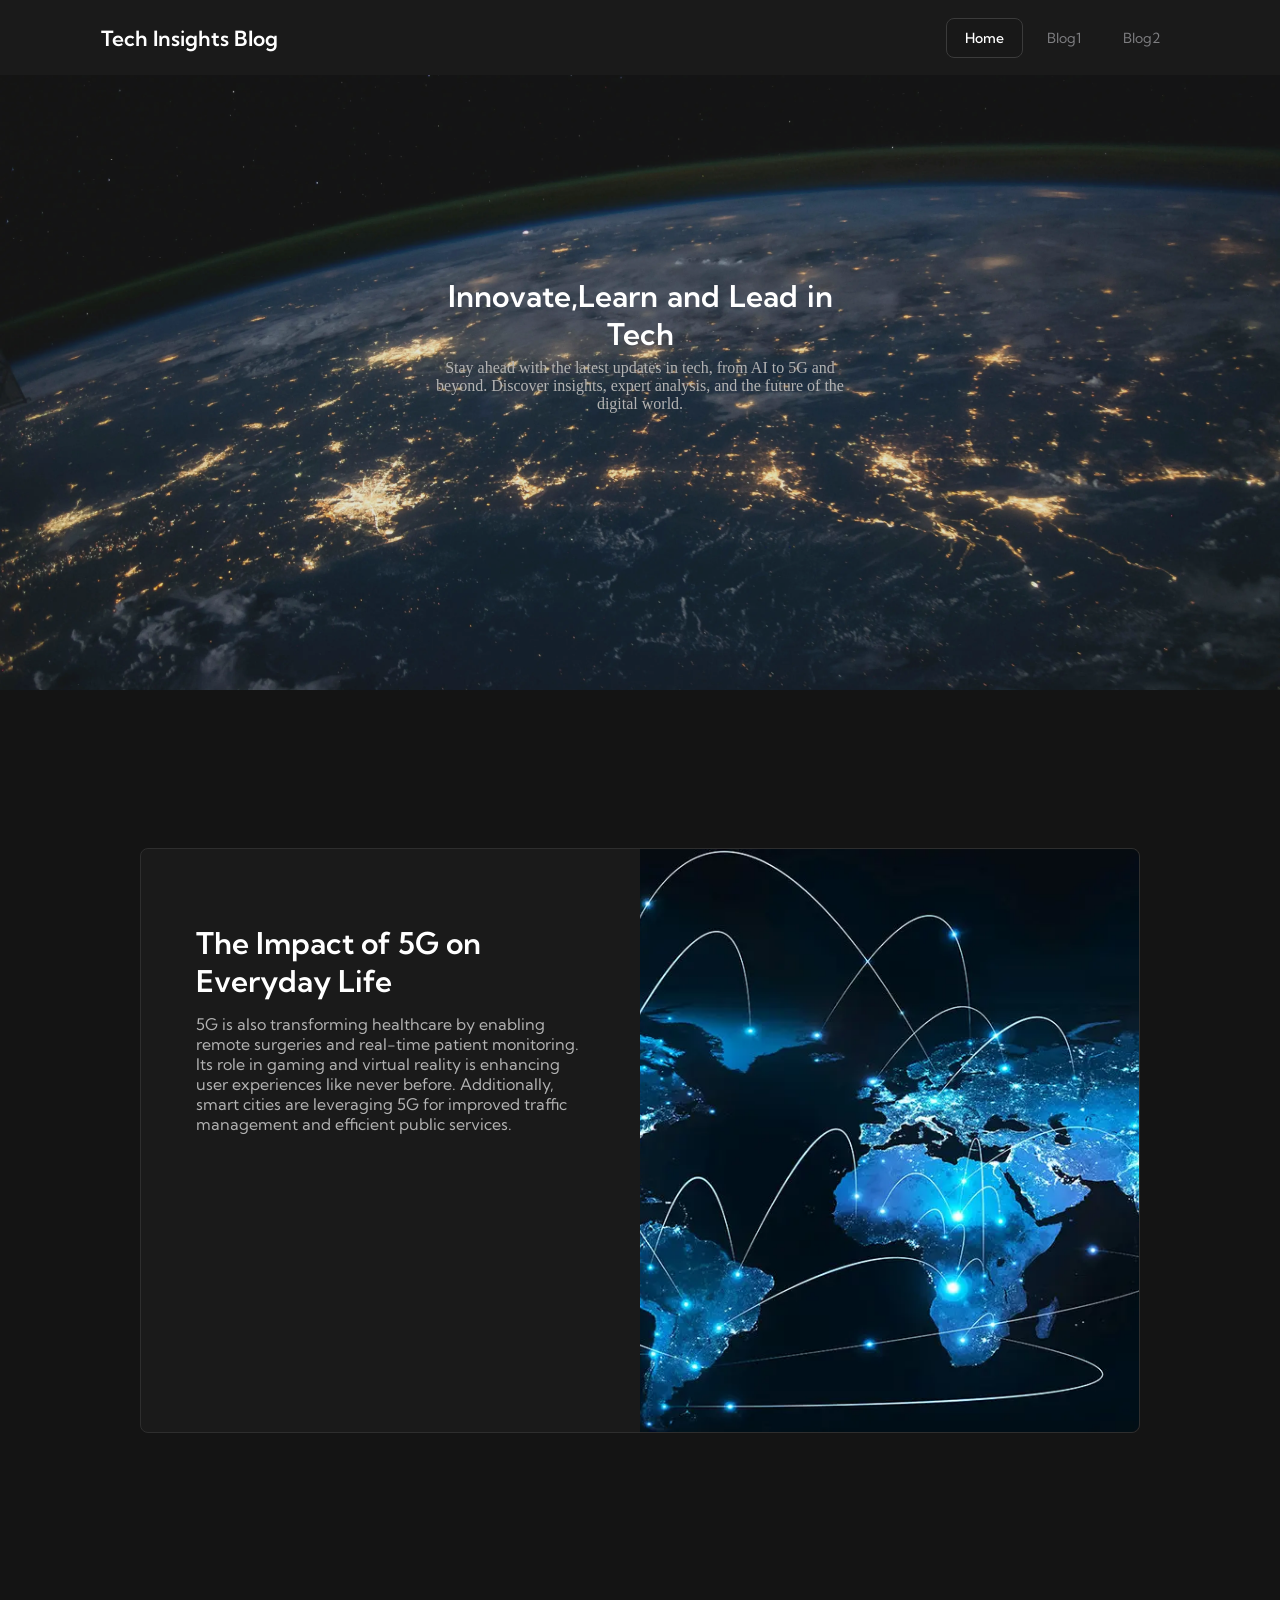
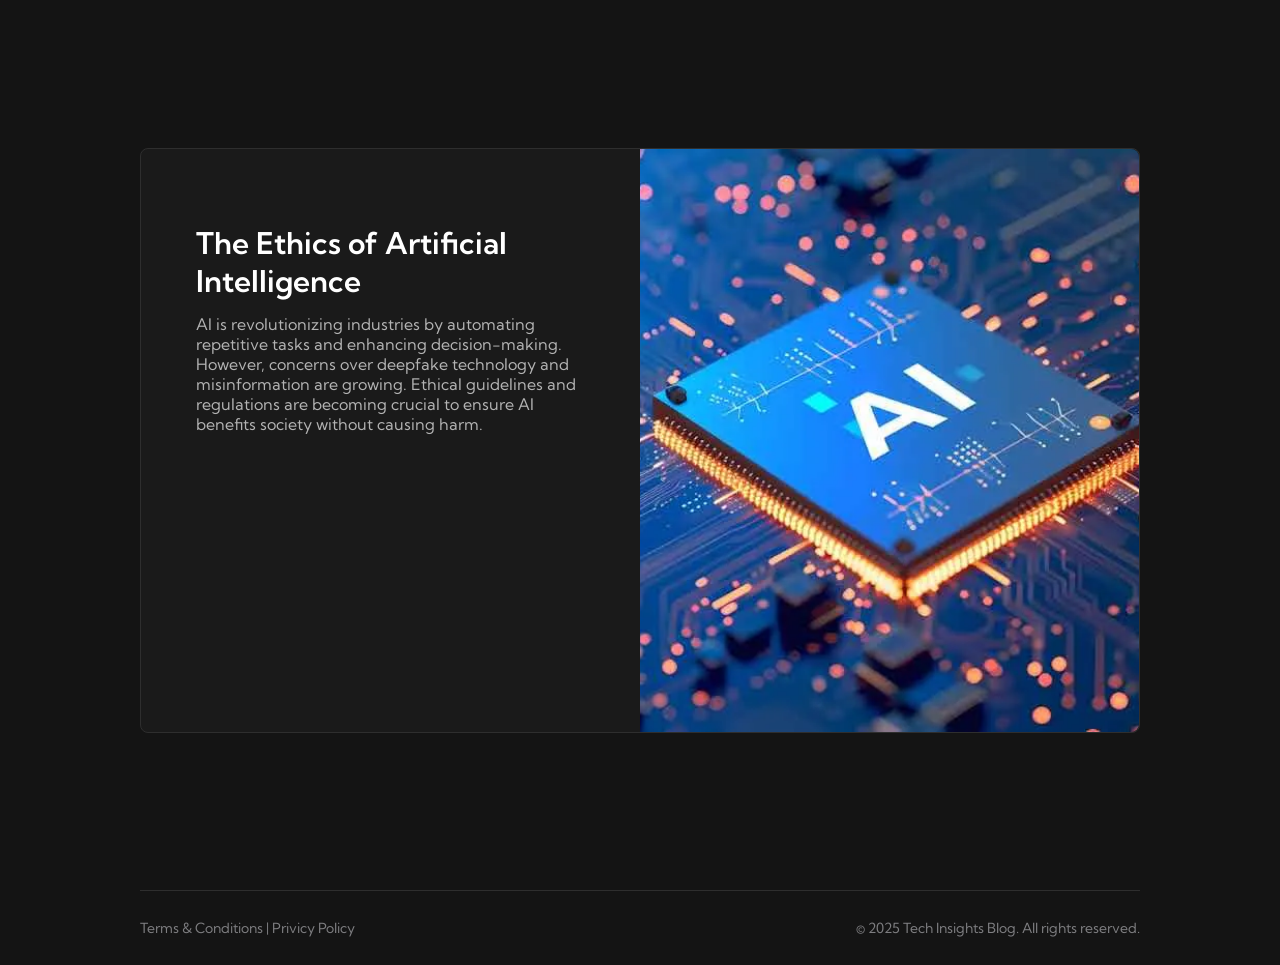
<file: html-css-projects/blog-website/index.html>
<!DOCTYPE html>
<html lang="en">
  <head>
    <meta charset="UTF-8" />
    <meta name="viewport" content="width=device-width, initial-scale=1.0" />
    <link rel="stylesheet" href="style.css" />
    <title>Tech Insights Blog</title>
  </head>
  <body>
    <!-- header -->
    <header>
      <div class="header-content">
        <h1>Tech Insights Blog</h1>
        <nav>
          <a href="#" id="home">Home</a>
          <a href="#" id="blog1">Blog1</a>
          <a href="#" id="blog2">Blog2</a>
        </nav>
      </div>
    </header>
    <!-- section-hero -->
    <section id="hero">
      <div class="hero-mask"></div>
      <div class="hero-content">
        <h1>Innovate,Learn and Lead in Tech</h1>
        <p>
          Stay ahead with the latest updates in tech, from AI to 5G and beyond.
          Discover insights, expert analysis, and the future of the digital
          world.
        </p>
      </div>
    </section>
    <!-- section-5G -->
    <section id="section-5G">
      <div class="section-5G-content">
        <div class="right-box">
          <h2>The Impact of 5G on Everyday Life</h2>
          <p>
            5G is also transforming healthcare by enabling remote surgeries and
            real-time patient monitoring. Its role in gaming and virtual reality
            is enhancing user experiences like never before. Additionally, smart
            cities are leveraging 5G for improved traffic management and
            efficient public services.
          </p>
        </div>
        <div class="left-box">
          <img
            src="Network-image.webp"
            alt="Network-image"
          />
        </div>
      </div>
    </section>
    <!-- section-AI -->
    <section id="section-AI">
      <div class="section-AI-content">
        <div class="right-box">
          <h2>The Ethics of Artificial Intelligence</h2>
          <p>
            AI is revolutionizing industries by automating repetitive tasks and
            enhancing decision-making. However, concerns over deepfake
            technology and misinformation are growing. Ethical guidelines and
            regulations are becoming crucial to ensure AI benefits society
            without causing harm.
          </p>
        </div>
        <div class="left-box">
          <img src="AI-image.webp" alt="">
        </div>
      </div>
    </section>
    <!-- footer -->
    <footer>
      <p class="left">Terms & Conditions | Privicy Policy</p>
      <p class="right">© 2025 Tech Insights Blog. All rights reserved.</p>
    </footer>
  </body>
</html>
</file>
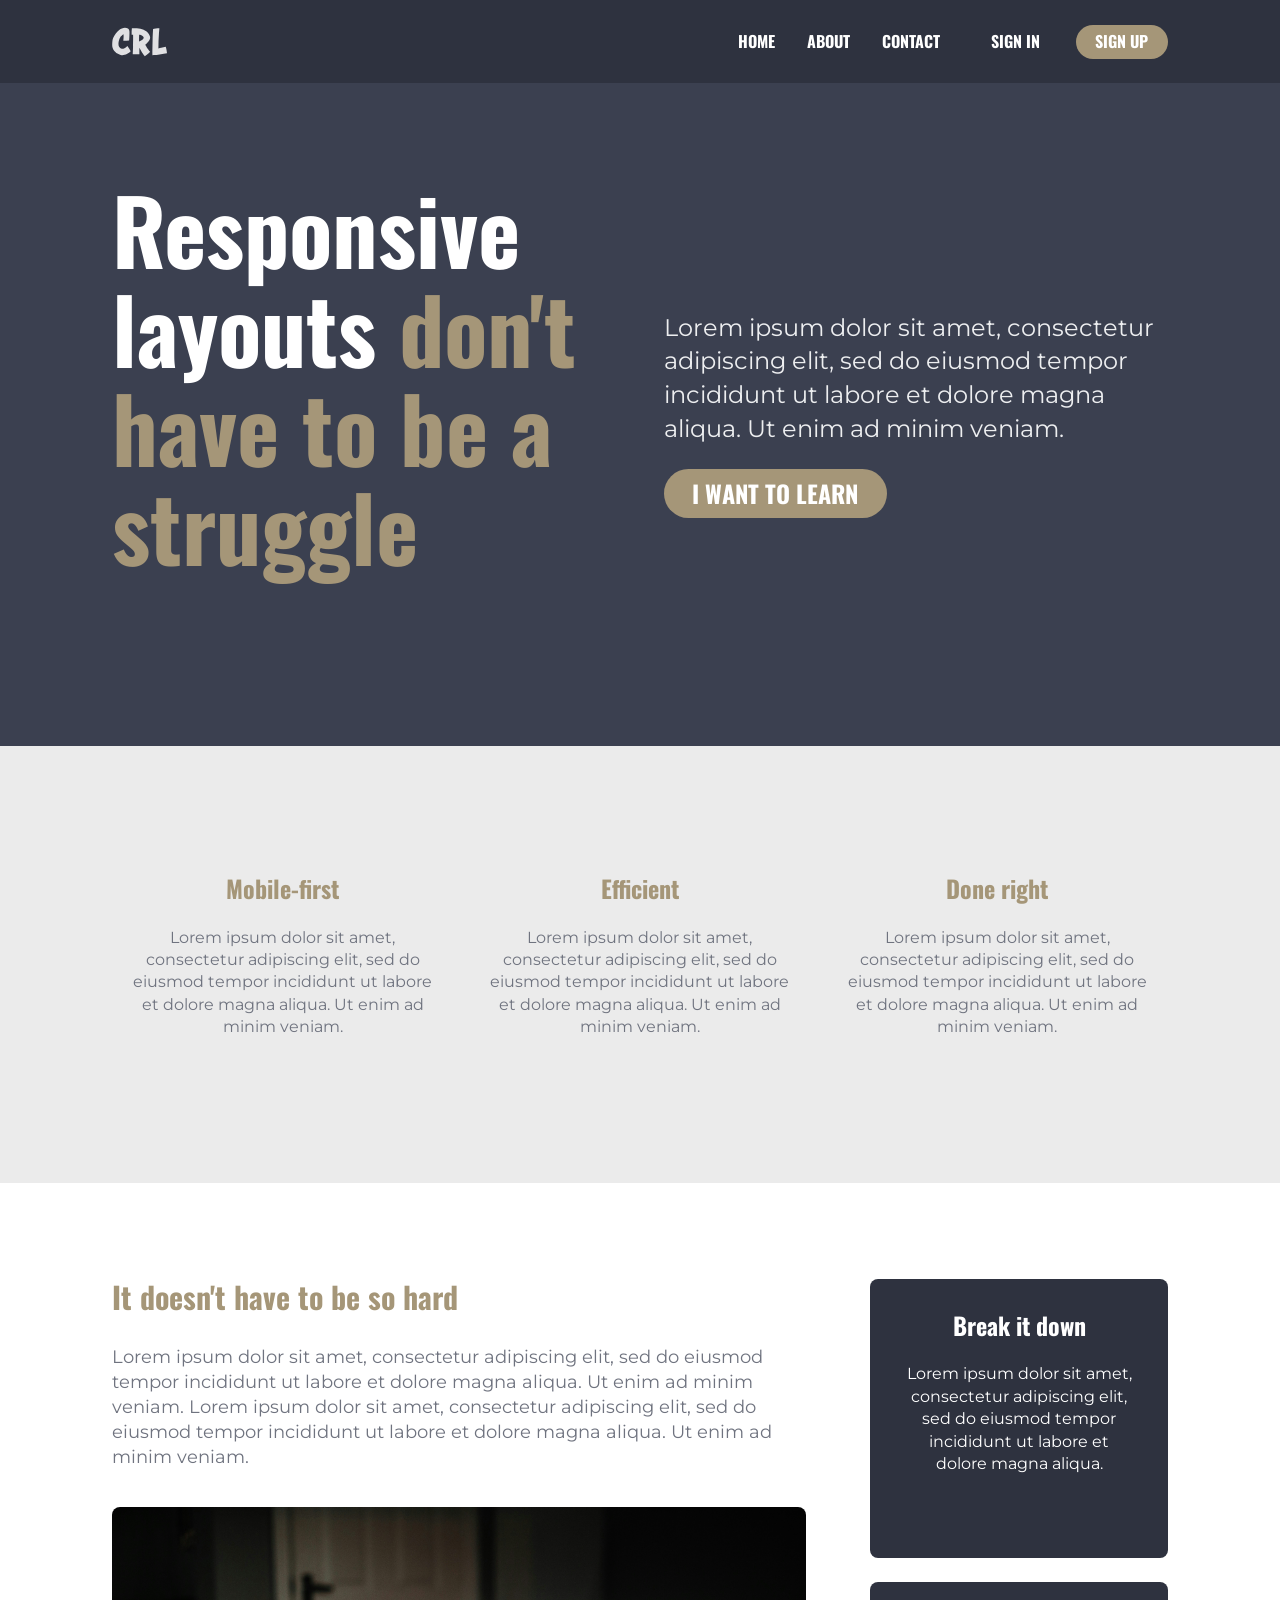
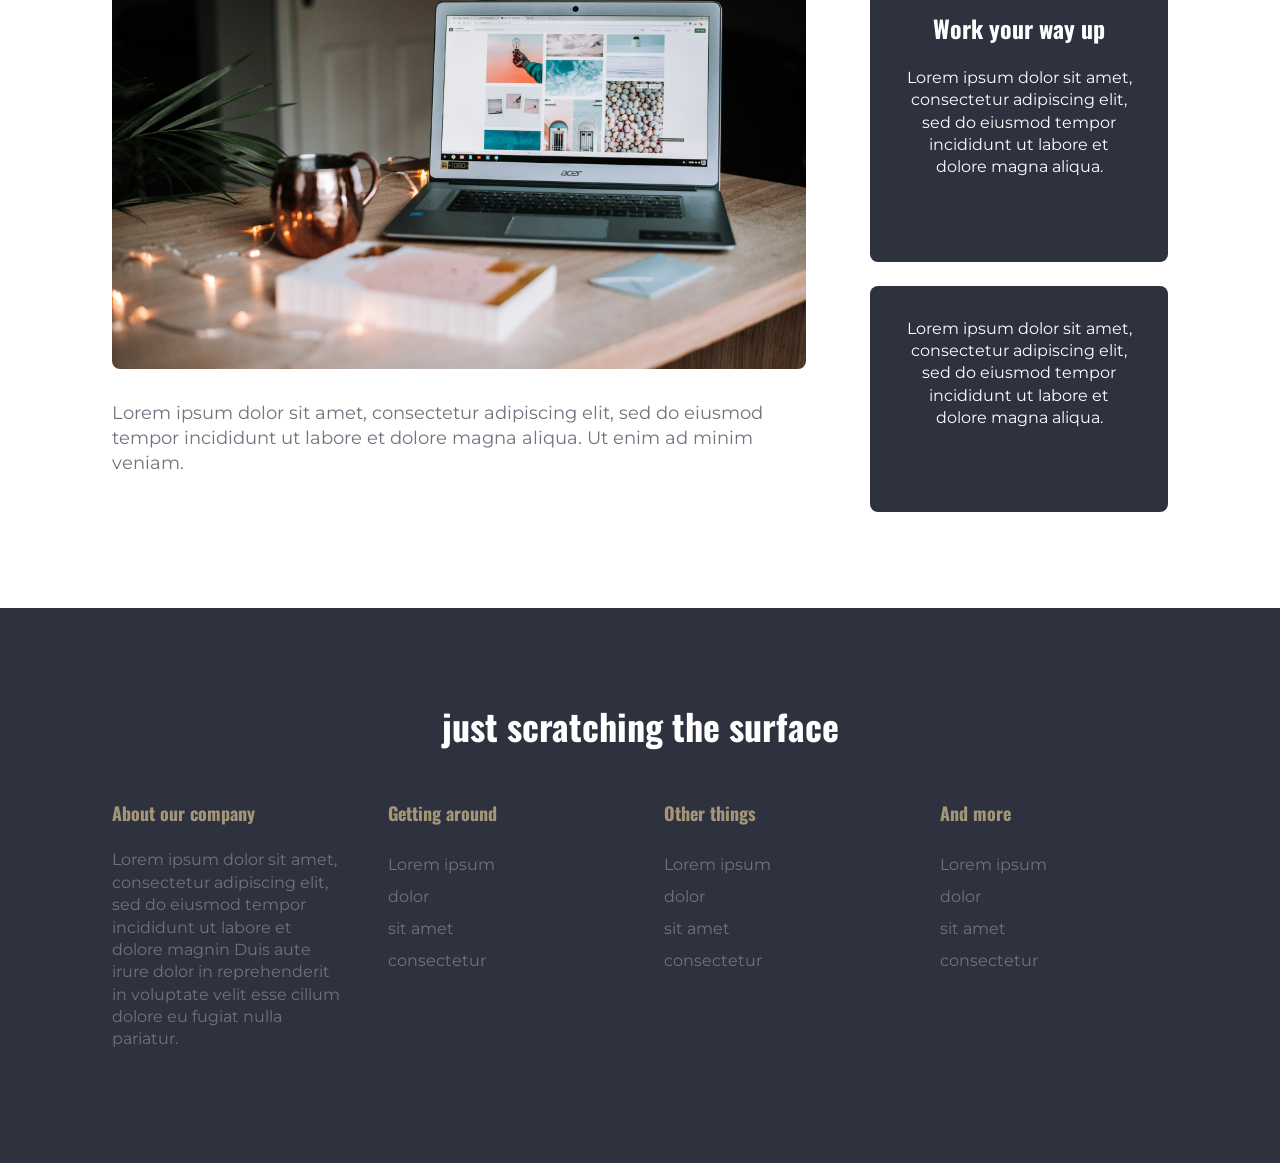
<file: html-css-projects/responsive-landing-page/index.html>
<!DOCTYPE html>
<html lang="en">
<head>
    <meta charset="UTF-8">
    <meta name="viewport" content="width=device-width, initial-scale=1.0">
    <link rel="preconnect" href="https://fonts.googleapis.com">
    <link rel="preconnect" href="https://fonts.gstatic.com" crossorigin>
    <link href="https://fonts.googleapis.com/css2?family=Montserrat:wght@400;700&family=Oswald:wght@400;700&display=swap" rel="stylesheet">
    <link rel="stylesheet" href="style.css">
    <title>Responsive Layouts</title>
</head>
<body>
      <!-- Header Section -->
    <header class="header">
        <div class="container-row">
            <div class="header-content">
                <a href="#" class="logo">
                    <img src="./images/logo.svg" alt="logo-image">
                </a>
                <nav class="nav">
                    <button class="nav-toggle" aria-label="Toggle navigation">
                        <span class="hamburger"></span>
                    </button>
                    <ul class="nav-list">
                        <li><a href="#" class="nav-link">HOME</a></li>
                        <li><a href="#" class="nav-link">ABOUT</a></li>
                        <li><a href="#" class="nav-link">CONTACT</a></li>
                    </ul>
                    <div class="nav-buttons">
                        <a href="#" class="btn btn-outline">SIGN IN</a>
                        <a href="#" class="btn btn-primary">SIGN UP</a>
                    </div>
                </nav>
            </div>
        </div>
    </header>

     <!-- Hero Section -->
    <section class="hero">
        <div class="container-row">
            <div class="hero-content">
                <div class="hero-left">
                    <h1 class="hero-title">
<span class="hero-title-white">Responsive layouts</span>
  <span class="hero-title-accent">don't have to be a struggle</span>
</h1>
                    </h1>
                </div>
                <div class="hero-right">
                    <p class="hero-description">
                        Lorem ipsum dolor sit amet, consectetur adipiscing elit, sed do 
                        eiusmod tempor incididunt ut labore et dolore magna aliqua. Ut 
                        enim ad minim veniam.
                    </p>
                    <a href="#" class="btn btn-accent">I WANT TO LEARN</a>
                </div>
            </div>
        </div>
    </section>

    <!-- Features Section -->
    <section class="features">
        <div class="container-row">
            <div class="features-grid">
                <div class="feature-card">
                    <h3 class="feature-title">Mobile-first</h3>
                    <p class="feature-description">
                        Lorem ipsum dolor sit amet, consectetur adipiscing elit, sed do 
                        eiusmod tempor incididunt ut labore et dolore magna aliqua. Ut 
                        enim ad minim veniam.
                    </p>
                </div>
                <div class="feature-card">
                    <h3 class="feature-title">Efficient</h3>
                    <p class="feature-description">
                        Lorem ipsum dolor sit amet, consectetur adipiscing elit, sed do 
                        eiusmod tempor incididunt ut labore et dolore magna aliqua. Ut 
                        enim ad minim veniam.
                    </p>
                </div>
                <div class="feature-card">
                    <h3 class="feature-title">Done right</h3>
                    <p class="feature-description">
                        Lorem ipsum dolor sit amet, consectetur adipiscing elit, sed do 
                        eiusmod tempor incididunt ut labore et dolore magna aliqua. Ut 
                        enim ad minim veniam.
                    </p>
                </div>
            </div>
        </div>
    </section>

     <!-- Info Section -->
    <section class="info-section">
        <div class="container-row">
            <div class="info-content">
                <div class="info-left">
                    <h2 class="info-title">It doesn't have to be so hard</h2>
                    <p class="info-description">
                        Lorem ipsum dolor sit amet, consectetur adipiscing elit, sed do 
                        eiusmod tempor incididunt ut labore et dolore magna aliqua. Ut 
                        enim ad minim veniam. Lorem ipsum dolor sit amet, consectetur 
                        adipiscing elit, sed do eiusmod tempor incididunt ut labore et 
                        dolore magna aliqua. Ut enim ad minim veniam.
                    </p>
                    <div class="info-image">
                        <img src="./images/infoimage.jpg" alt="Coding workspace" />
                    </div>
                    <p class="info-description">
                        Lorem ipsum dolor sit amet, consectetur adipiscing elit, sed do 
                        eiusmod tempor incididunt ut labore et dolore magna aliqua. Ut 
                        enim ad minim veniam.
                    </p>
                </div>
                <div class="info-right">
                    <div class="info-card">
                        <h3 class="info-card-title">Break it down</h3>
                        <p class="info-card-description">
                            Lorem ipsum dolor sit amet, consectetur adipiscing elit, sed do 
                            eiusmod tempor incididunt ut labore et dolore magna aliqua.
                        </p>
                    </div>
                    <div class="info-card">
                        <h3 class="info-card-title">Work your way up</h3>
                        <p class="info-card-description">
                            Lorem ipsum dolor sit amet, consectetur adipiscing elit, sed do 
                            eiusmod tempor incididunt ut labore et dolore magna aliqua.
                        </p>
                    </div>
                    <div class="info-card">
                        <p class="info-card-description">
                            Lorem ipsum dolor sit amet, consectetur adipiscing elit, sed do 
                            eiusmod tempor incididunt ut labore et dolore magna aliqua.
                        </p>
                    </div>
                </div>
            </div>
        </div>
    </section>

     <!-- Footer -->
    <footer class="footer">
        <div class="container-row">
            <div class="footer-header">
                <h2 class="footer-main-title">just scratching the surface</h2>
            </div>
            <div class="footer-content">
                <div class="footer-section">
                    <h4 class="footer-title">About our company</h4>
                    <p class="footer-text">
                        Lorem ipsum dolor sit amet, consectetur adipiscing elit, sed do eiusmod tempor incididunt ut labore et dolore magnin
                        Duis aute irure dolor in reprehenderit in voluptate velit esse cillum dolore eu fugiat nulla pariatur.
                    </p>
                </div>
                <div class="footer-section">
                    <h4 class="footer-title">Getting around</h4>
                    <ul class="footer-list">
                        <li><a href="#" class="footer-link">Lorem ipsum</a></li>
                        <li><a href="#" class="footer-link">dolor</a></li>
                        <li><a href="#" class="footer-link">sit amet</a></li>
                        <li><a href="#" class="footer-link">consectetur</a></li>
                    </ul>
                </div>
                <div class="footer-section">
                    <h4 class="footer-title">Other things</h4>
                    <ul class="footer-list">
                        <li><a href="#" class="footer-link">Lorem ipsum</a></li>
                        <li><a href="#" class="footer-link">dolor</a></li>
                        <li><a href="#" class="footer-link">sit amet</a></li>
                        <li><a href="#" class="footer-link">consectetur</a></li>
                    </ul>
                </div>
                <div class="footer-section">
                    <h4 class="footer-title">And more</h4>
                    <ul class="footer-list">
                        <li><a href="#" class="footer-link">Lorem ipsum</a></li>
                        <li><a href="#" class="footer-link">dolor</a></li>
                        <li><a href="#" class="footer-link">sit amet</a></li>
                        <li><a href="#" class="footer-link">consectetur</a></li>
                    </ul>
                </div>
            </div>
        </div>
    </footer>

</body>
</html>
</file>
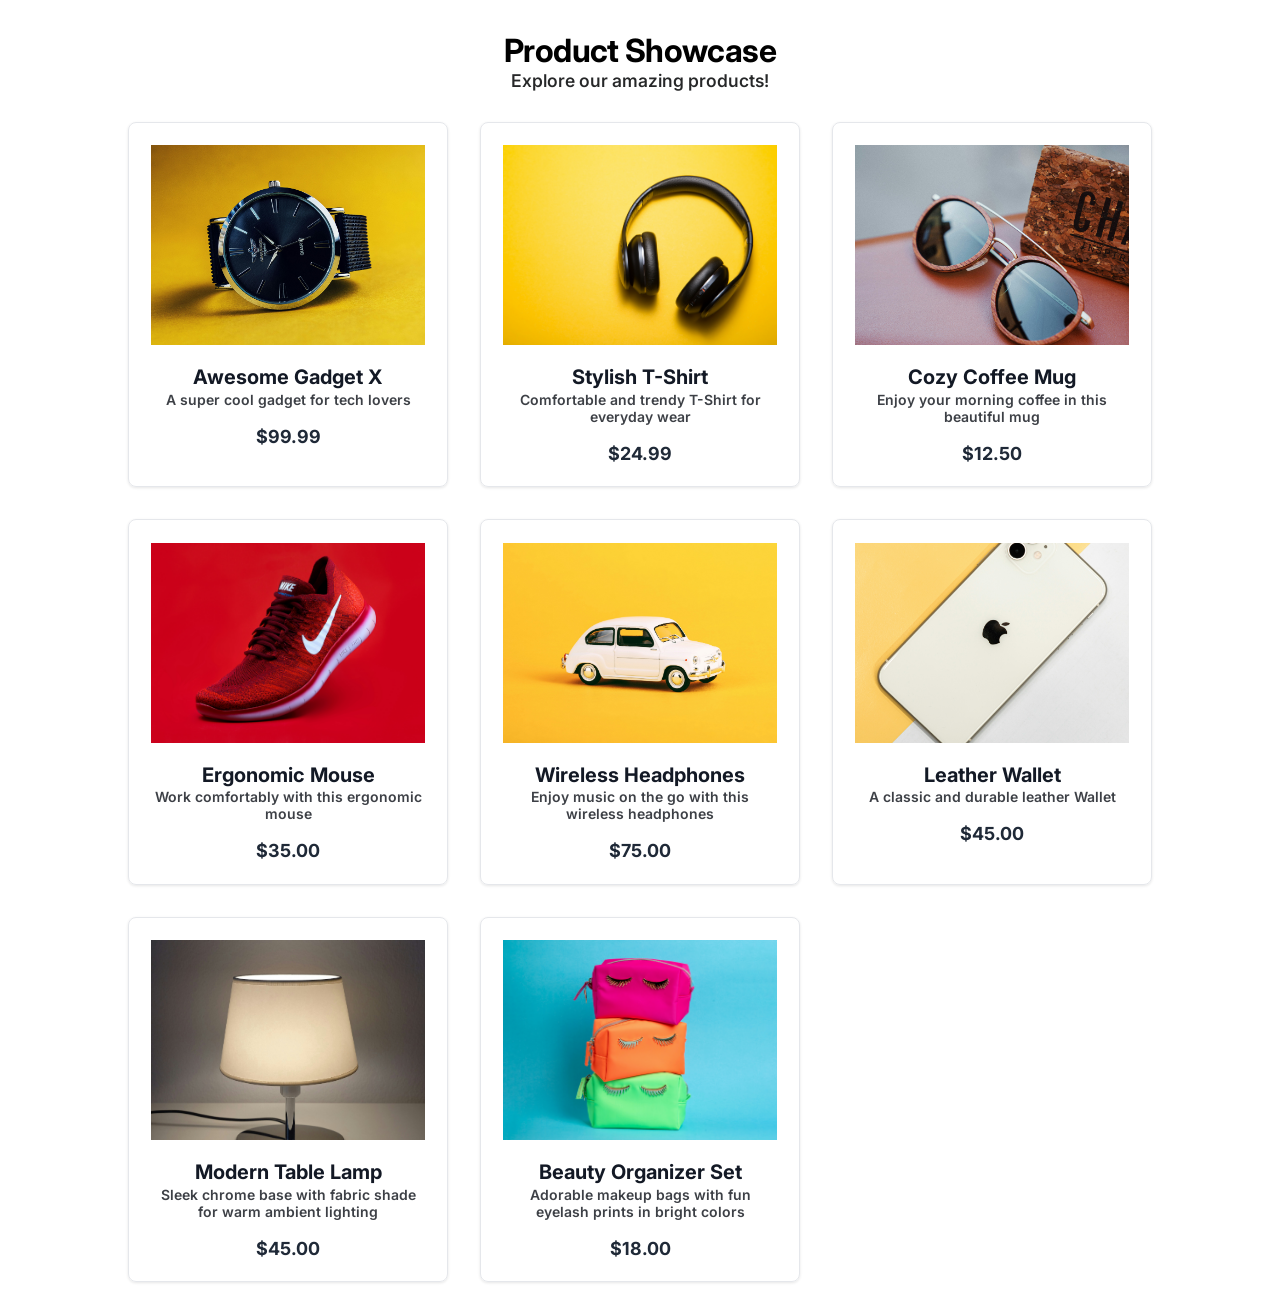
<file: html-css-projects/responsive-photo-gallery/index.html>
<!DOCTYPE html>
<html lang="en">
  <head>
    <meta charset="UTF-8" />
    <meta name="viewport" content="width=device-width, initial-scale=1.0" />
    <link rel="stylesheet" href="style.css">
    <title>Responsive-photo-gallery</title>
  </head>
  <body>
    <div class="container">
      <div class="container-content">
        <h1>Product Showcase</h1>
        <p class="gallery-desc">Explore our amazing products!</p>
        <div class="cards-grid">

          <div class="card">
            <div class="card-content">
              <div class="img">
                <img src="images/watch.jpg" alt="watch-image" />
              </div>
              <p class="title">Awesome Gadget X</p>
              <p class="desc">A super cool gadget for tech lovers</p>
              <p class="price">$99.99</p>
            </div>
          </div>

          <div class="card">
            <div class="card-content">
              <div class="img">
                <img src="images/headphone.jpg" alt="headphone-image" />
              </div>
              <p class="title">Stylish T-Shirt</p>
              <p class="desc">Comfortable and trendy T-Shirt for everyday wear</p>
              <p class="price">$24.99</p>
            </div>
          </div>

          <div class="card">
            <div class="card-content">
              <div class="img">
                <img src="images/glasses.jpg" alt="glasses-image" />
              </div>
              <p class="title">Cozy Coffee Mug</p>
              <p class="desc">Enjoy your morning coffee in this beautiful mug</p>
              <p class="price">$12.50</p>
            </div>
          </div>

          <div class="card">
            <div class="card-content">
              <div class="img">
                <img src="images/shoes.jpg" alt="shoes-image" />
              </div>
              <p class="title">Ergonomic Mouse</p>
              <p class="desc">Work comfortably with this ergonomic mouse</p>
              <p class="price">$35.00</p>
            </div>
          </div>

          <div class="card">
            <div class="card-content">
              <div class="img">
                <img src="images/car.jpg" alt="car-image" />
              </div>
              <p class="title">Wireless Headphones</p>
              <p class="desc">Enjoy music on the go with this wireless headphones</p>
              <p class="price">$75.00</p>
            </div>
          </div>

          <div class="card">
            <div class="card-content">
              <div class="img">
                <img src="images/iphone.jpg" alt="iphone-image" />
              </div>
              <p class="title">Leather Wallet </p>
              <p class="desc">A classic and durable leather Wallet</p>
              <p class="price">$45.00</p>
            </div>
          </div>

          <div class="card">
            <div class="card-content">
              <div class="img">
                <img src="images/lamp.jpg" alt="lamp-image" />
              </div>
              <p class="title">Modern Table Lamp</p>
              <p class="desc">Sleek chrome base with fabric shade for warm ambient lighting</p>
              <p class="price">$45.00</p>
            </div>
          </div>

          <div class="card">
            <div class="card-content">
              <div class="img">
                <img src="images/bagpack.jpg" alt="organizer-image" />
              </div>
              <p class="title">Beauty Organizer Set</p>
              <p class="desc">Adorable makeup bags with fun eyelash prints in bright colors</p>
              <p class="price">$18.00</p>
            </div>
          </div>

        </div>
      </div>
    </div>
  </body>
</html>
</file>
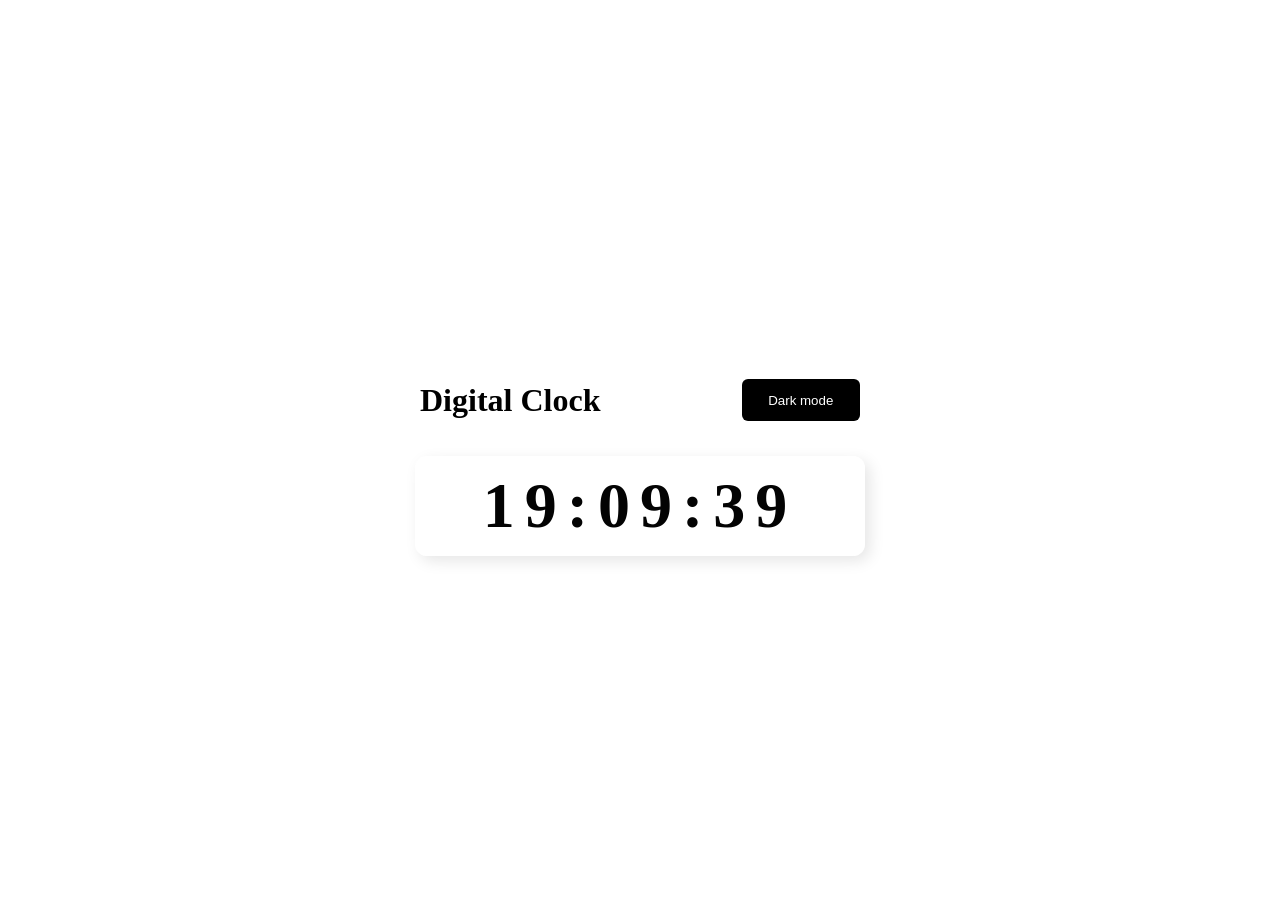
<file: JavaScriptProjects/darklight-DigitalClock/index.html>
<!DOCTYPE html>
<html lang="en">
  <head>
    <meta charset="UTF-8" />
    <meta name="viewport" content="width=device-width, initial-scale=1.0" />
    <link rel="stylesheet" href="style.css" />
    <title>Digital Clock</title>
  </head>
  <body>
    <div class="parent_container">
        <div class="container_a">
            <h1>Digital Clock</h1>
              <button id="toggle-btn">Light mode</button>
        </div>
            <div class="clock_container">
                <p class="time-para"></p>
              </div>
                </div>
    <script src="script.js"></script>
  </body>
</html>
</file>
<file: html-css-projects/blog-website/style.css>
@font-face {
  font-family: Kumbh-sans-semi-bold;
    src: url(Fonts/KumbhSans-SemiBold.woff2);
}

@font-face{
  font-family:Kumbh-sans-Regular ;
  src: url(Fonts/KumbhSans-Regular.woff2);
}

@font-face {
  font-family:Kumbh-sans-medium ;
  src:url(Fonts/KumbhSans-Medium.woff2);
}

@font-face {
  font-family: kumbh-sans-Regular;
  src: url(Fonts/KumbhSans-Regular.woff2);
}


* {
  padding: 0px;
  margin: 0px;
  box-sizing: border-box;
}

html,
body {
  height: 100%;
  /* font-family: "Lato", serif; */
  background: #141414;
  
}

body {
  overflow-x: hidden;
}

header {
  z-index: 3;
  position: fixed;
  color: white;
  width: 100vw;
  height: 75px;
  background: #1a1a1a;
  align-items: center;
  justify-content: center;
  display: flex;
}

.header-content {
  display: flex;
  align-items: center;
  justify-content: space-between;
  width: 1100px;
  margin: 0 auto;
  padding: 11px;
}

.header-content h1 {
  color: white;
  font-size: 21px;
  font-family: Kumbh-sans-semi-bold;
  /* font-weight: 600; */
}

nav a {
  font-size: 14px;
  font-weight: 400;
  text-decoration: none;
  margin: 1px;
  padding: 10px 18px;
  color: #7e7e81;
}

#home {
  font-family:Kumbh-sans-medium ;
  color: white;
  border: 1px solid #3b3b3b;
  border-radius: 8px;
  background: #181818;
}

#blog1,#blog2{
  font-family: kumbh-sans-Regular;
}

#hero {
  display: flex;
  align-items: center;
  justify-content: center;
  background-image: url("hero-image.webp");
  background-size: cover;
  background-position: center;
  width: 100vw;
  height: calc(85vh - 75px);
  display: flex;
  justify-content: center;
  align-items: center;
  position: relative;
}

.hero-mask {
  z-index: 1;
  width: 100%;
  height: 100%;
  background: rgba(105 105 101 / 19%);
  position: absolute;
  top: 0;
  left: 0;
}

.hero-content {
  position: relative;
  z-index: 2;
  width: 460px;
}

.hero-content h1 {
  margin-bottom: 6px;
  word-spacing: 2px;
  text-align: center;
  color: white;
  font-size: 30px;
  font-family: Kumbh-sans-semi-bold;

}

.hero-content p {
  margin: auto;
  width: 430px;
  text-align: center;
  color: #b3b3b3;
}

#section-5G {
  width: 100vw;
  height: 100vh;
  display: flex;
  justify-content: center;
  align-items: center;
  color: white;
}

.section-5G-content {
  border-radius: 8px;
  height: 65%;
  border: 1px solid #2e2e2e;
  background: #1a1a1a;
  display: flex;
  align-items: center;
  justify-content: center;
  width: 1000px;
}

.right-box {
  height: 100%;
  width: 50%;
  padding: 55px 55px;
}

.right-box h2 {
  font-family: Kumbh-sans-semi-bold;
  font-size: 30px;
  margin-bottom: 14px;
  margin-top: 20px;
}

.right-box p {
  font-family: kumbh-sans-Regular;
  color: #b3b3b3;
}

.left-box {
  width: 50%;
  height: 100%;
}

.left-box img {
  border-top-right-radius: 8px;
  border-bottom-right-radius: 8px;
  object-fit: cover;
  object-position: center;
  height: 100%;
  width: 100%;
}

#section-AI {
  width: 100vw;
  height: 100vh;
  display: flex;
  justify-content: center;
  align-items: center;
  color: white;
}

.section-AI-content {
  border-radius: 8px;
  height: 65%;
  border: 1px solid #2e2e2e;
  background: #1a1a1a;
  display: flex;
  align-items: center;
  justify-content: center;
  width: 1000px;
}

footer {
  margin: auto;
  width: 1000px;
  display: flex;
  justify-content: space-between;
  align-items: center;
  border-top: 1px solid #2e2e2e;
  height: 75px;
  font-size: 14px;
  font-family: kumbh-sans-Regular;

  /* font-weight: 400; */
  color: #7e7e81;
}
</file>
<file: html-css-projects/responsive-landing-page/style.css>
*,
*::before,
*::after {
  box-sizing: border-box;
}

body {
  padding: 0;
  margin: 0;
  font-family: "Montserrat", sans-serif;
  font-size: 1rem;
  line-height: 1.4;
  color: #2e323f;
}

/* Typography */
h1,
h2,
h3,
h4,
h5,
h6,
.btn,
.nav-link {
  font-family: "Oswald", sans-serif;
  font-weight: 700;
  margin-top: 0;
  line-height: 1.2;
}

p {
  margin-top: 0;
}

img {
  max-width: 100%;
  height: auto;
  display: block;
}

/* Container  */
.container-row {
  max-width: 1120px;
  margin: 0 auto;
  padding: 0 1.1em;
}

/* Buttons */
.btn {
  display: inline-block;
  padding: 0.34em 1.1em;
  text-decoration: none;
  border-radius: 100px;
  font-weight: 700;
  text-align: center;
  border: 2px solid transparent;
}

.btn-primary {
  background-color: #a59678;
  color: #ffffff;
}

.btn-primary:hover {
  background-color: #8a7d63;
}

.btn-outline {
  color: #ffffff;
}

.btn-accent {
  background-color: #a59678;
  color: #ffffff;
  font-size: 1.5rem;
}

.btn-accent:hover {
  background-color: #736853;
}

/* Header */
.header {
  position: sticky; /* Always fixed at top */
  top: 0;
  left: 0;
  right: 0;
  width: 100%;
  z-index: 1000;
  background-color: #2e323f;
  padding: 1em 0;
}

.header-content {
  display: flex;
  justify-content: space-between;
  align-items: center;
}

.logo span {
  color: #ffffff;
  font-family: "Oswald", sans-serif;
  font-size: 1.125rem;
  font-weight: 700;
}

/* Navigation - Mobile First */
.nav {
  position: relative;
}

.nav-toggle {
  display: block;
  background: none;
  border: none;
  cursor: pointer;
  padding: 0.5em;
}

.hamburger {
  height: 0.125rem;
  display: block;
  width: 2rem;
  height: 0.1875rem;
  background-color: #ffffff;
  position: relative;
}

.hamburger::before,
.hamburger::after {
  content: "";
  position: absolute;
  width: 100%;
  height: 0.125rem;
  height: 0.1875rem;
  background-color: #ffffff;
  left: 0;
}

.hamburger::before {
  top: -0.5rem;
}

.hamburger::after {
  bottom: -0.5rem;
}

.nav-list {
  display: none;
  list-style: none;
  position: absolute;
  top: 100%;
  left: 0;
  right: 0;
  background-color: #2e323f;
  padding: 1em 0;
  z-index: 1000;
}

.nav-list.active {
  display: block;
}

.nav-link {
  font-weight: 700;
  display: block;
  color: #ffffff;
  text-decoration: none;
  padding: 0.5em 1em;
}

.nav-link:hover {
  color: #a59678;
}

.nav-buttons {
  display: none;
}

/* Hero Section  */
.hero {
  background-color: #3b4050;
  padding: 4em 0;
}

.hero-content {
  display: grid;
  align-items: center;
}

.hero-title {
  font-size: 3rem;
  line-height: 1.1;
}

.hero-title-white {
  color: #ffffff;
}

.hero-title-accent {
  color: #a59678;
}

.hero-description {
  color: #edeef0;
  font-size: 1.5rem;
}

/* Features Section  */
.features {
  background-color: #ebebeb;
  padding: 4em 0;
}

.features-grid {
  display: grid;
  gap: 1em;
}

.feature-card {
  text-align: center;
  padding: 2em 1em;
}

.feature-title {
  font-size: 1.5rem;
  color: #a59678;
  margin-bottom: 1em;
}

.feature-description {
  color: #6f737f;
}

/* Info Section  */
.info-section {
  background-color: #ffffff;
  padding: 4em 0;
}

.info-content {
  width: 100%;
  display: grid;
  gap: 3em;
}

.info-left {
  color: #ffffff;
}

.info-title {
  font-size: 1.875rem;
  color: #a59678;
  margin-bottom: 1em;
}

.info-description {
  color: #6f737f;
  font-size: 1.125rem;
  margin-bottom: 2em;
}

.info-image {
  margin: 2em 0;
}

.info-image img {
  height: 310px;
  object-fit: cover;
  width: 100%;
  border-radius: 0.5em;
}

.info-right {
  display: grid;
  gap: 2em;
}

.info-card {
  background-color: #2e323f;
  padding: 2em;
  border-radius: 0.5em;
  text-align: center;
}

.info-card-title {
  font-size: 1.5rem;
  color: #ffffff;
  margin-bottom: 1em;
}

.info-card-description {
  color: #ffffff;
}

.info-card-image {
  width: 100%;
  border-radius: 0.5em;
  margin-bottom: 1em;
}

/* Footer */
.footer {
  background-color: #2e323f;
  padding: 4em 0;
}
.footer-text {
  color: #6f737f;
}

.footer-header {
  text-align: center;
  margin-bottom: 3em;
}

.footer-main-title {
  color: #ffffff;
  font-size: 2.25rem;
}

.footer-content {
  display: grid;
  gap: 2em;
  align-items: start;
}

.footer-section {
  display: flex;
  flex-direction: column;
}

.footer-title {
  color: #a59678;
  font-size: 1.125rem;
  margin-bottom: 1em;
  height: 2em;
  display: flex;
  align-items: center;
}

.footer-list {
  list-style: none;
  margin: 0;
  padding: 0;
}

.footer-list li {
  margin: 0;
  padding: 0;
}

.footer-link {
  color: #6f737f;
  text-decoration: none;
  display: block;
  padding: 0.25em 0;
  text-align: left;
  line-height: 1.5;
}

.footer-link:hover {
  color: #a59678;
}

/* Media Queries - Mobile First Approach */

/* Tablet - 700px */
@media (min-width: 43.75em) {
  .nav-toggle {
    display: none;
  }

  .nav {
    display: flex;
    align-items: center;
    gap: 2em;
  }

  .nav-list {
    display: flex;
    position: static;
    background: none;
    padding: 0;
    gap: 2em;
  }

  .nav-link {
    padding: 0;
  }

  .nav-buttons {
    display: flex;
    gap: 1em;
  }

  .hero-content {
    grid-template-columns: 1fr 1fr;
    gap: 3em;
  }

  .hero-title {
    font-size: 4rem;
  }

  .features-grid {
    grid-template-columns: repeat(3, 1fr);
  }

  .info-content {
    grid-template-columns: 1fr;
    gap: 3em;
  }

  .info-right {
    grid-template-columns: repeat(3, 1fr);
    gap: 1.5em;
  }

  .info-image img {
    height: 310px;
  }

  .footer-content {
    grid-template-columns: repeat(2, 1fr);
    gap: 3em;
  }
}

/* Desktop - 1000px */
@media (min-width: 62.5em) {
  .container-row {
    padding: 0 2em;
  }

  .hero-title {
    font-size: 5.625rem;
  }

  .info-image img {
    height: auto;
  }

  .info-card-image {
    height: auto;
  }

  .info-content {
    grid-template-columns: 7fr 3fr;
    gap: 4em;
  }

  .info-right {
    grid-template-columns: 1fr;
  }

  .footer-content {
    grid-template-columns: repeat(4, 1fr);
  }
}

/* Large Desktop - 1200px+ */
@media (min-width: 75em) {
  .hero {
    padding: 6em 0;
  }

  .features,
  .info-section {
    padding: 6em 0;
  }

  .footer {
    padding: 6em 0;
  }
}
</file>
<file: html-css-projects/responsive-photo-gallery/style.css>
@import url("https://fonts.googleapis.com/css2?family=Inter:wght@400;600;700&display=swap");

*,
*::before,
*::after {
  box-sizing: border-box;
}

body {
  margin: 0;
  font-family: "Inter", sans-serif;
}

.container {
  width: 100vw;
}

.container-content {
  padding: 10px 0;
  width: 80%;
  max-width: 1120px;
  margin: 0 auto;
  text-align: center;
}

h1 {
  font-size: 2rem;
  color: black;
  font-weight: 700;
  margin-bottom: 0;
  letter-spacing: -0.02em
}

.gallery-desc {
  margin-top: 0;
  margin-bottom: 1.9rem;
  font-size: 1.1rem;
  font-weight: 560;
  color: #262728;
}

.cards-grid {
  display: grid;
  grid-template-columns: repeat(auto-fit, minmax(250px, 1fr));
  gap: 2rem;
}

.card {
  box-shadow: 0 1px 3px rgba(0, 0, 0, 0.1);
  border: 1px solid #e5e7eb;
  border-radius: 8px;
  padding: 1.4rem;
}

.title {
  margin-bottom: 0;
  font-size: 1.25rem;
  font-weight: 700;
  color: #131925;
}

.desc {
  margin-top: 0.1rem;
  font-size: 0.875rem;
  font-weight: 600;
  color: #3d4046;
  /* Line-Height: 1.4; */
}

.price {
  font-size: 1.125rem;
  font-weight: 700;
  color: #1f2937;
  margin-bottom: 0;
}

.img {
  width: 100%;
  height: 200px;
  overflow: hidden;
}

img {
  max-width: 100%;
  /* max-height: 100%; */
  height: 100%;
  width: 100%;
  object-fit: cover; 
  object-position: center;
}

@media (max-width: 768px) {
  h1 {
    font-size: 2rem;
    line-height: 0.9;
  }

  .description {
    font-size: 1rem;
  }
}
</file>
<file: JavaScriptProjects/darklight-DigitalClock/style.css>
*{
    box-sizing: border-box;

}


body {
    /* margin: 0px;
    padding: 0px; */
  /* width: 100%; */
  height: 100vh; 
  background: #ffffff;
  display: flex;
}

.clock_container{
  width: 450px;
  height: 100px;
  display: flex;
  align-items: center;
  justify-content: center;
  background: rgba(255, 255, 255, 0.8); 
  backdrop-filter: blur(15px);
  border-radius: 12px;
  border: 1px solid rgba(255, 255, 255, 0.2);
  box-shadow: 5px 5px 15px rgba(0, 0, 0, 0.1);
}

.time-para {
  font-size: 4rem;
  font-weight: 700;
  color: #030303;
  letter-spacing: 10px;
}

.parent_container {
  gap: 1rem;
  margin-inline: auto;
  /* margin-top: 150px;
  margin-left: 350px; */
  width: 55ch;
  display: flex;
  align-items: center;
  justify-content: center;
  flex-direction: column;
}

.container_a{
    width: 100%;
    display: flex;
    align-items: center;
    justify-content: space-between;
}

.container_a h1{
    color: #000000;
}

.dark-theme {
    background-color: #000000;
    color: white;
}

button {
    /* width: 80px;
    height: 28px; */
    border-radius: 6px;
    border: none;
    background: #000000;
    color: #ffffff;
    align-items: center; 
    padding:1em 2em; 
}

.dark-theme .clock_container {
    background: rgba(0, 0, 0, 0.1);
    border: 1px solid rgba(255, 255, 255, 0.3);
    color: white;
}

.dark-theme .time-para {
    color: #fff;
}

.dark-theme button{
    background: #ffffff;
    color: #000000;
}

.dark-theme .container_a h1{
    color: #ffffff;
}
</file>
